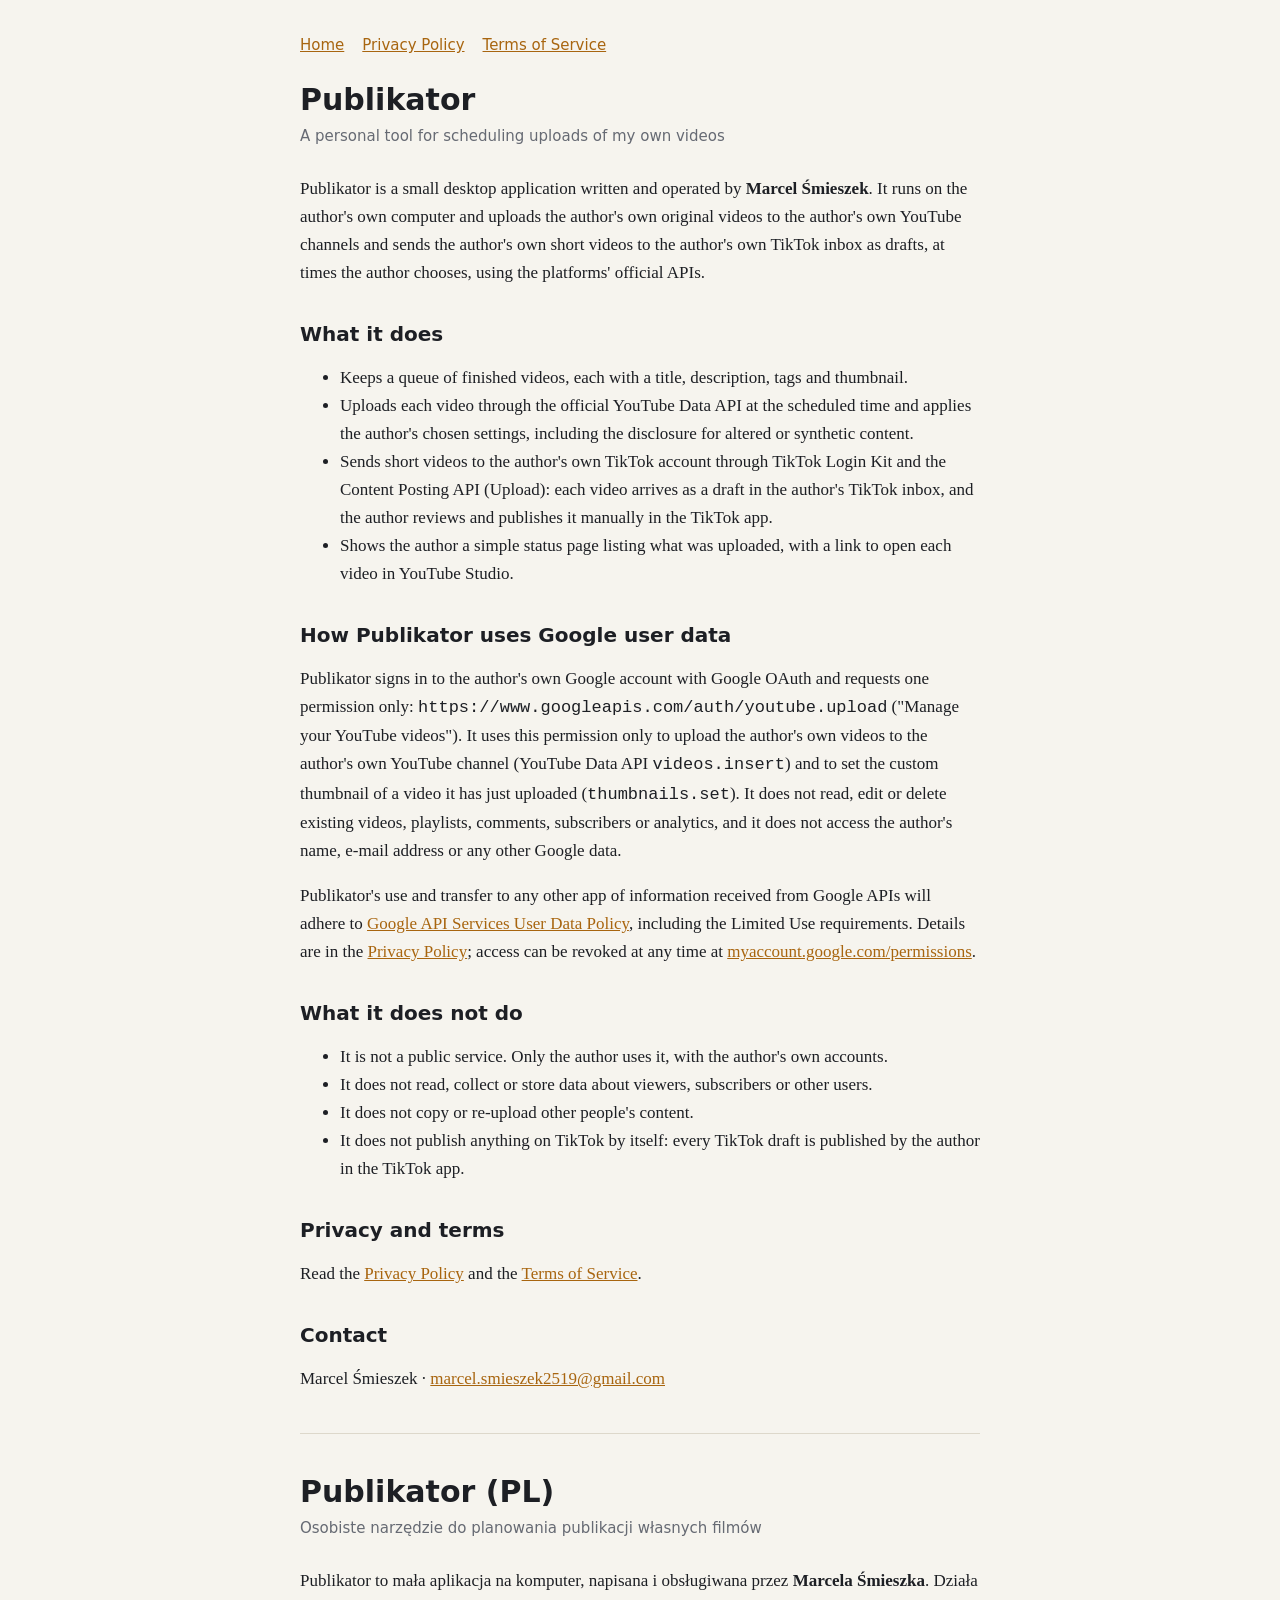
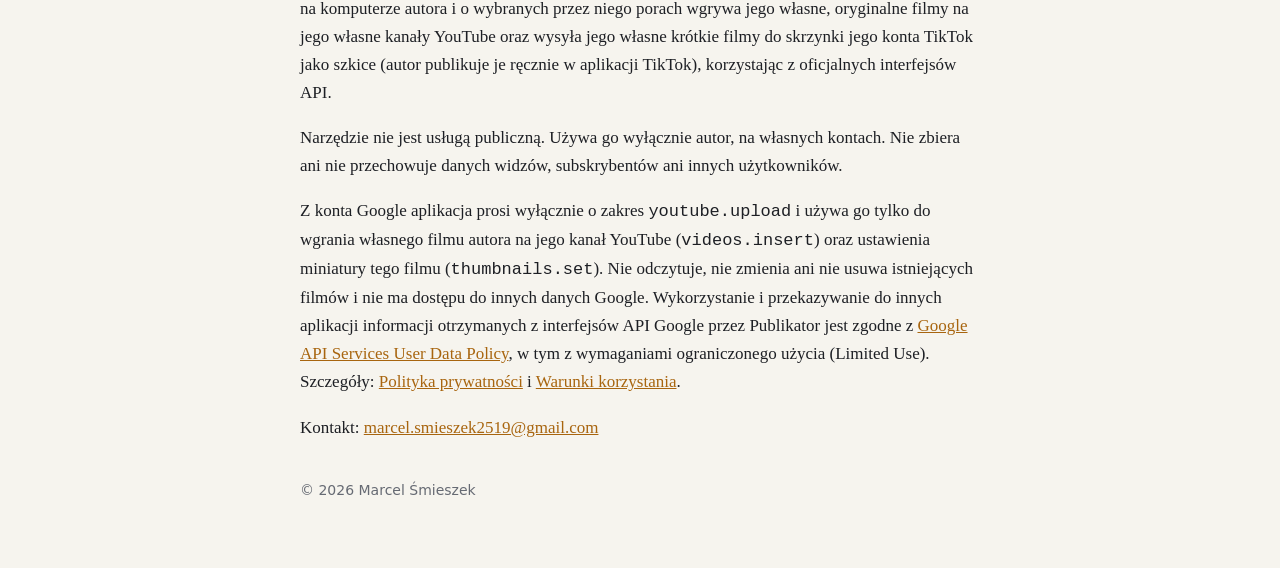
<file: index.html>
<!doctype html>
<html lang="en"><head><meta charset="utf-8"><meta name="viewport" content="width=device-width,initial-scale=1">
<title>Publikator</title>
<meta name="google-site-verification" content="gjdtDOr055pyYWojfi4Nm5gaydN2goZqRKToVdDX97Y" />
<meta name="description" content="Publikator: a personal tool for scheduling uploads of the author's own videos.">
<link rel="stylesheet" href="style.css"></head><body><main>
<nav><a href="index.html">Home</a><a href="privacy.html">Privacy Policy</a><a href="terms.html">Terms of Service</a></nav>
<h1>Publikator</h1>
<p class="sub">A personal tool for scheduling uploads of my own videos</p>

<p>Publikator is a small desktop application written and operated by <strong>Marcel Śmieszek</strong>. It runs on the author's own computer and uploads the author's own original videos to the author's own YouTube channels and sends the author's own short videos to the author's own TikTok inbox as drafts, at times the author chooses, using the platforms' official APIs.</p>

<h2>What it does</h2>
<ul>
<li>Keeps a queue of finished videos, each with a title, description, tags and thumbnail.</li>
<li>Uploads each video through the official YouTube Data API at the scheduled time and applies the author's chosen settings, including the disclosure for altered or synthetic content.</li>
<li>Sends short videos to the author's own TikTok account through TikTok Login Kit and the Content Posting API (Upload): each video arrives as a draft in the author's TikTok inbox, and the author reviews and publishes it manually in the TikTok app.</li>
<li>Shows the author a simple status page listing what was uploaded, with a link to open each video in YouTube Studio.</li>
</ul>

<h2>How Publikator uses Google user data</h2>
<p>Publikator signs in to the author's own Google account with Google OAuth and requests one permission only: <code>https://www.googleapis.com/auth/youtube.upload</code> ("Manage your YouTube videos"). It uses this permission only to upload the author's own videos to the author's own YouTube channel (YouTube Data API <code>videos.insert</code>) and to set the custom thumbnail of a video it has just uploaded (<code>thumbnails.set</code>). It does not read, edit or delete existing videos, playlists, comments, subscribers or analytics, and it does not access the author's name, e-mail address or any other Google data.</p>
<p>Publikator's use and transfer to any other app of information received from Google APIs will adhere to <a href="https://developers.google.com/terms/api-services-user-data-policy">Google API Services User Data Policy</a>, including the Limited Use requirements. Details are in the <a href="privacy.html">Privacy Policy</a>; access can be revoked at any time at <a href="https://myaccount.google.com/permissions">myaccount.google.com/permissions</a>.</p>

<h2>What it does not do</h2>
<ul>
<li>It is not a public service. Only the author uses it, with the author's own accounts.</li>
<li>It does not read, collect or store data about viewers, subscribers or other users.</li>
<li>It does not copy or re-upload other people's content.</li>
<li>It does not publish anything on TikTok by itself: every TikTok draft is published by the author in the TikTok app.</li>
</ul>

<h2>Privacy and terms</h2>
<p>Read the <a href="privacy.html">Privacy Policy</a> and the <a href="terms.html">Terms of Service</a>.</p>

<h2>Contact</h2>
<p>Marcel Śmieszek · <a href="mailto:marcel.smieszek2519@gmail.com">marcel.smieszek2519@gmail.com</a></p>

<hr>

<h1>Publikator (PL)</h1>
<p class="sub">Osobiste narzędzie do planowania publikacji własnych filmów</p>
<p>Publikator to mała aplikacja na komputer, napisana i obsługiwana przez <strong>Marcela Śmieszka</strong>. Działa na komputerze autora i o wybranych przez niego porach wgrywa jego własne, oryginalne filmy na jego własne kanały YouTube oraz wysyła jego własne krótkie filmy do skrzynki jego konta TikTok jako szkice (autor publikuje je ręcznie w aplikacji TikTok), korzystając z oficjalnych interfejsów API.</p>
<p>Narzędzie nie jest usługą publiczną. Używa go wyłącznie autor, na własnych kontach. Nie zbiera ani nie przechowuje danych widzów, subskrybentów ani innych użytkowników.</p>
<p>Z konta Google aplikacja prosi wyłącznie o zakres <code>youtube.upload</code> i używa go tylko do wgrania własnego filmu autora na jego kanał YouTube (<code>videos.insert</code>) oraz ustawienia miniatury tego filmu (<code>thumbnails.set</code>). Nie odczytuje, nie zmienia ani nie usuwa istniejących filmów i nie ma dostępu do innych danych Google. Wykorzystanie i przekazywanie do innych aplikacji informacji otrzymanych z interfejsów API Google przez Publikator jest zgodne z <a href="https://developers.google.com/terms/api-services-user-data-policy">Google API Services User Data Policy</a>, w tym z wymaganiami ograniczonego użycia (Limited Use). Szczegóły: <a href="privacy.html">Polityka prywatności</a> i <a href="terms.html">Warunki korzystania</a>.</p>
<p>Kontakt: <a href="mailto:marcel.smieszek2519@gmail.com">marcel.smieszek2519@gmail.com</a></p>

<footer>© 2026 Marcel Śmieszek</footer>
</main></body></html>
</file>
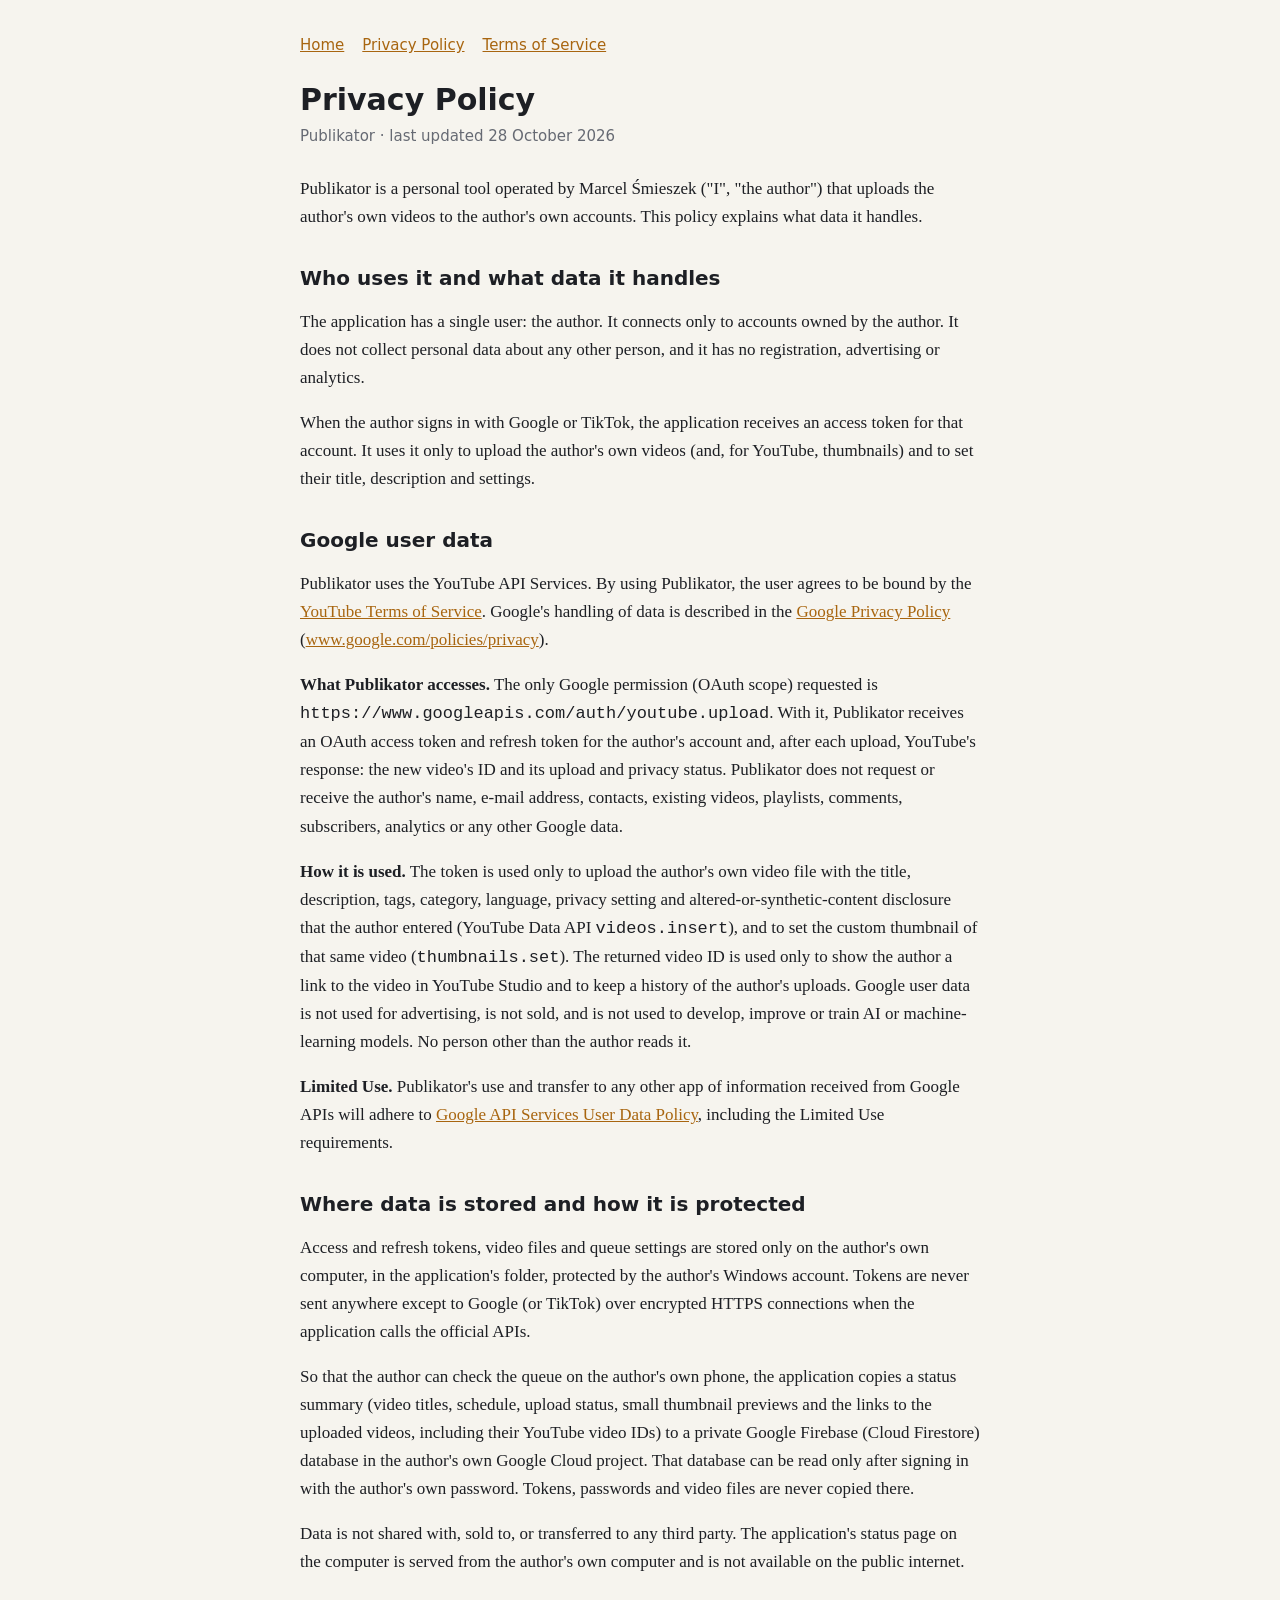
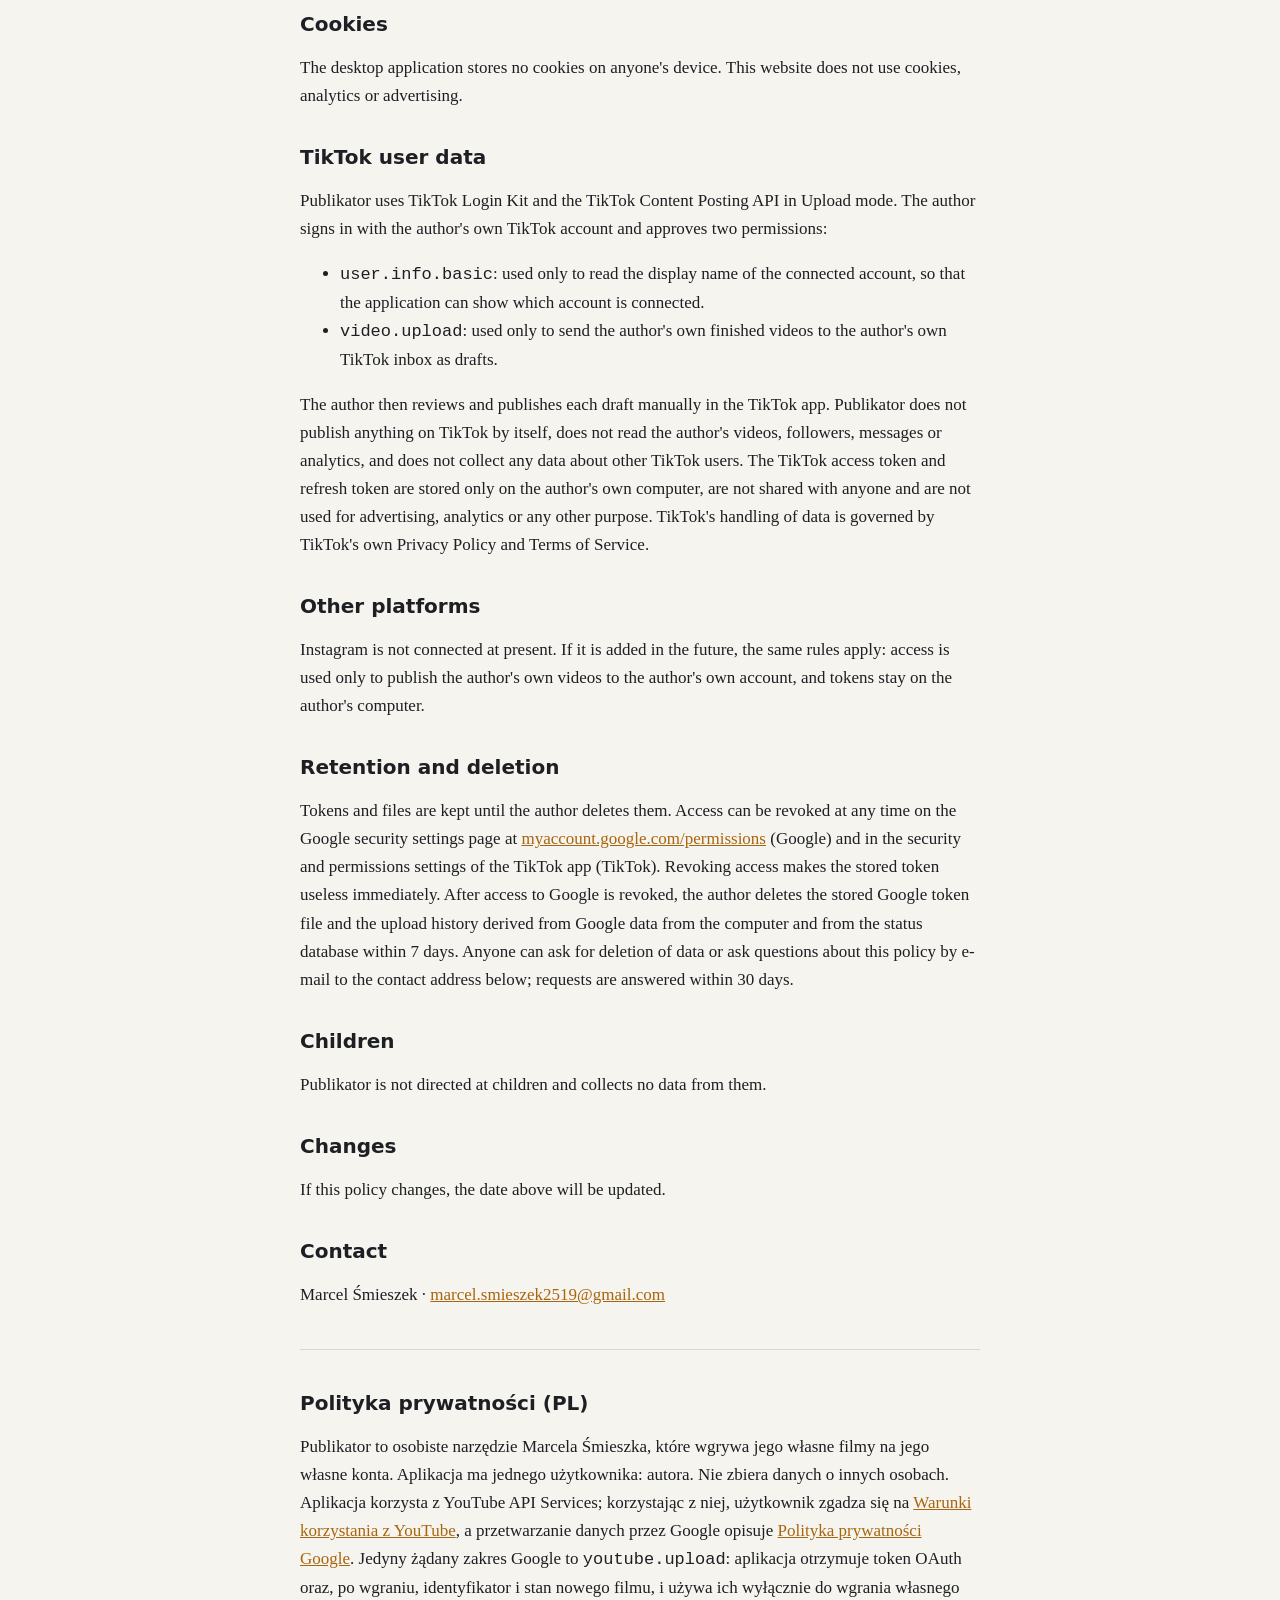
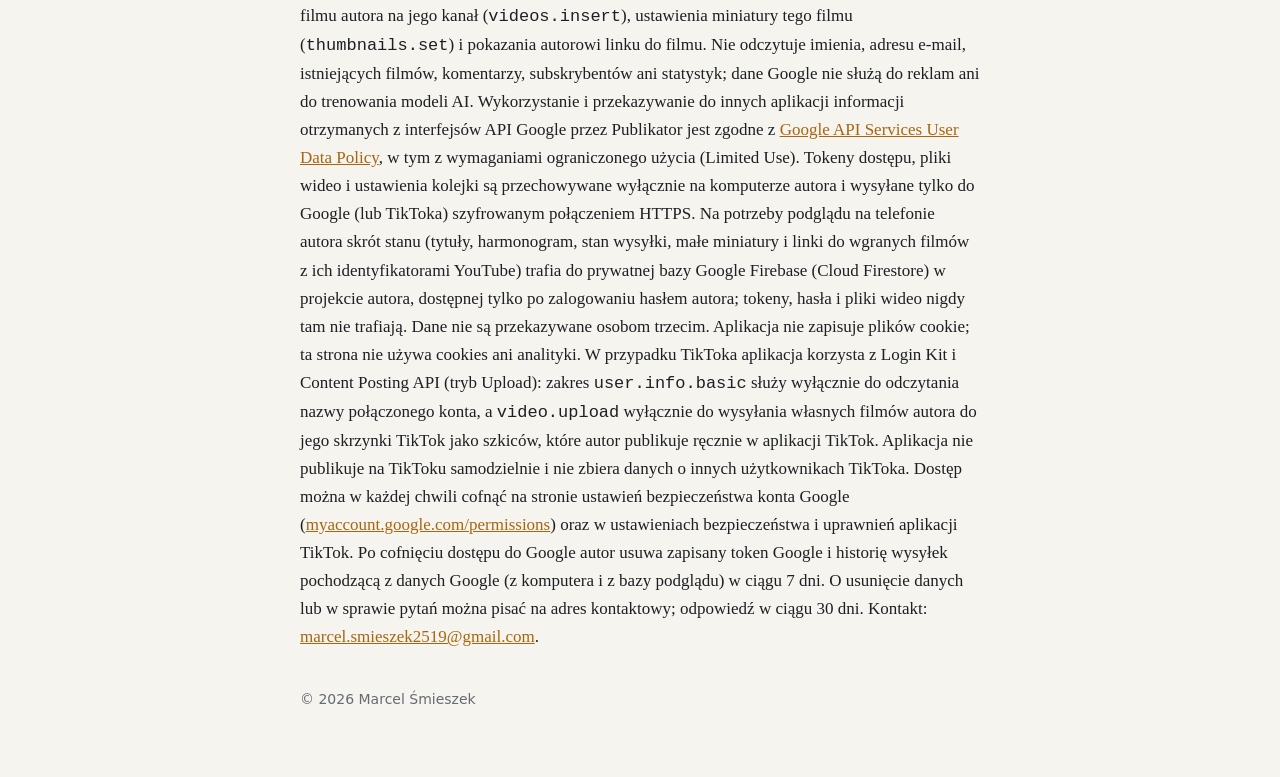
<file: privacy.html>
<!doctype html>
<html lang="en"><head><meta charset="utf-8"><meta name="viewport" content="width=device-width,initial-scale=1">
<title>Privacy Policy – Publikator</title>
<link rel="stylesheet" href="style.css"></head><body><main>
<nav><a href="index.html">Home</a><a href="privacy.html">Privacy Policy</a><a href="terms.html">Terms of Service</a></nav>
<h1>Privacy Policy</h1>
<p class="sub">Publikator · last updated 28 October 2026</p>

<p>Publikator is a personal tool operated by Marcel Śmieszek ("I", "the author") that uploads the author's own videos to the author's own accounts. This policy explains what data it handles.</p>

<h2>Who uses it and what data it handles</h2>
<p>The application has a single user: the author. It connects only to accounts owned by the author. It does not collect personal data about any other person, and it has no registration, advertising or analytics.</p>
<p>When the author signs in with Google or TikTok, the application receives an access token for that account. It uses it only to upload the author's own videos (and, for YouTube, thumbnails) and to set their title, description and settings.</p>

<h2>Google user data</h2>
<p>Publikator uses the YouTube API Services. By using Publikator, the user agrees to be bound by the <a href="https://www.youtube.com/t/terms">YouTube Terms of Service</a>. Google's handling of data is described in the <a href="https://policies.google.com/privacy">Google Privacy Policy</a> (<a href="http://www.google.com/policies/privacy">www.google.com/policies/privacy</a>).</p>
<p><strong>What Publikator accesses.</strong> The only Google permission (OAuth scope) requested is <code>https://www.googleapis.com/auth/youtube.upload</code>. With it, Publikator receives an OAuth access token and refresh token for the author's account and, after each upload, YouTube's response: the new video's ID and its upload and privacy status. Publikator does not request or receive the author's name, e-mail address, contacts, existing videos, playlists, comments, subscribers, analytics or any other Google data.</p>
<p><strong>How it is used.</strong> The token is used only to upload the author's own video file with the title, description, tags, category, language, privacy setting and altered-or-synthetic-content disclosure that the author entered (YouTube Data API <code>videos.insert</code>), and to set the custom thumbnail of that same video (<code>thumbnails.set</code>). The returned video ID is used only to show the author a link to the video in YouTube Studio and to keep a history of the author's uploads. Google user data is not used for advertising, is not sold, and is not used to develop, improve or train AI or machine-learning models. No person other than the author reads it.</p>
<p><strong>Limited Use.</strong> Publikator's use and transfer to any other app of information received from Google APIs will adhere to <a href="https://developers.google.com/terms/api-services-user-data-policy">Google API Services User Data Policy</a>, including the Limited Use requirements.</p>

<h2>Where data is stored and how it is protected</h2>
<p>Access and refresh tokens, video files and queue settings are stored only on the author's own computer, in the application's folder, protected by the author's Windows account. Tokens are never sent anywhere except to Google (or TikTok) over encrypted HTTPS connections when the application calls the official APIs.</p>
<p>So that the author can check the queue on the author's own phone, the application copies a status summary (video titles, schedule, upload status, small thumbnail previews and the links to the uploaded videos, including their YouTube video IDs) to a private Google Firebase (Cloud Firestore) database in the author's own Google Cloud project. That database can be read only after signing in with the author's own password. Tokens, passwords and video files are never copied there.</p>
<p>Data is not shared with, sold to, or transferred to any third party. The application's status page on the computer is served from the author's own computer and is not available on the public internet.</p>

<h2>Cookies</h2>
<p>The desktop application stores no cookies on anyone's device. This website does not use cookies, analytics or advertising.</p>

<h2>TikTok user data</h2>
<p>Publikator uses TikTok Login Kit and the TikTok Content Posting API in Upload mode. The author signs in with the author's own TikTok account and approves two permissions:</p>
<ul>
<li><code>user.info.basic</code>: used only to read the display name of the connected account, so that the application can show which account is connected.</li>
<li><code>video.upload</code>: used only to send the author's own finished videos to the author's own TikTok inbox as drafts.</li>
</ul>
<p>The author then reviews and publishes each draft manually in the TikTok app. Publikator does not publish anything on TikTok by itself, does not read the author's videos, followers, messages or analytics, and does not collect any data about other TikTok users. The TikTok access token and refresh token are stored only on the author's own computer, are not shared with anyone and are not used for advertising, analytics or any other purpose. TikTok's handling of data is governed by TikTok's own Privacy Policy and Terms of Service.</p>
<h2>Other platforms</h2>
<p>Instagram is not connected at present. If it is added in the future, the same rules apply: access is used only to publish the author's own videos to the author's own account, and tokens stay on the author's computer.</p>

<h2>Retention and deletion</h2>
<p>Tokens and files are kept until the author deletes them. Access can be revoked at any time on the Google security settings page at <a href="https://myaccount.google.com/permissions">myaccount.google.com/permissions</a> (Google) and in the security and permissions settings of the TikTok app (TikTok). Revoking access makes the stored token useless immediately. After access to Google is revoked, the author deletes the stored Google token file and the upload history derived from Google data from the computer and from the status database within 7 days. Anyone can ask for deletion of data or ask questions about this policy by e-mail to the contact address below; requests are answered within 30 days.</p>

<h2>Children</h2>
<p>Publikator is not directed at children and collects no data from them.</p>

<h2>Changes</h2>
<p>If this policy changes, the date above will be updated.</p>

<h2>Contact</h2>
<p>Marcel Śmieszek · <a href="mailto:marcel.smieszek2519@gmail.com">marcel.smieszek2519@gmail.com</a></p>

<hr>
<h2>Polityka prywatności (PL)</h2>
<p>Publikator to osobiste narzędzie Marcela Śmieszka, które wgrywa jego własne filmy na jego własne konta. Aplikacja ma jednego użytkownika: autora. Nie zbiera danych o innych osobach. Aplikacja korzysta z YouTube API Services; korzystając z niej, użytkownik zgadza się na <a href="https://www.youtube.com/t/terms">Warunki korzystania z YouTube</a>, a przetwarzanie danych przez Google opisuje <a href="https://policies.google.com/privacy">Polityka prywatności Google</a>. Jedyny żądany zakres Google to <code>youtube.upload</code>: aplikacja otrzymuje token OAuth oraz, po wgraniu, identyfikator i stan nowego filmu, i używa ich wyłącznie do wgrania własnego filmu autora na jego kanał (<code>videos.insert</code>), ustawienia miniatury tego filmu (<code>thumbnails.set</code>) i pokazania autorowi linku do filmu. Nie odczytuje imienia, adresu e-mail, istniejących filmów, komentarzy, subskrybentów ani statystyk; dane Google nie służą do reklam ani do trenowania modeli AI. Wykorzystanie i przekazywanie do innych aplikacji informacji otrzymanych z interfejsów API Google przez Publikator jest zgodne z <a href="https://developers.google.com/terms/api-services-user-data-policy">Google API Services User Data Policy</a>, w tym z wymaganiami ograniczonego użycia (Limited Use). Tokeny dostępu, pliki wideo i ustawienia kolejki są przechowywane wyłącznie na komputerze autora i wysyłane tylko do Google (lub TikToka) szyfrowanym połączeniem HTTPS. Na potrzeby podglądu na telefonie autora skrót stanu (tytuły, harmonogram, stan wysyłki, małe miniatury i linki do wgranych filmów z ich identyfikatorami YouTube) trafia do prywatnej bazy Google Firebase (Cloud Firestore) w projekcie autora, dostępnej tylko po zalogowaniu hasłem autora; tokeny, hasła i pliki wideo nigdy tam nie trafiają. Dane nie są przekazywane osobom trzecim. Aplikacja nie zapisuje plików cookie; ta strona nie używa cookies ani analityki. W przypadku TikToka aplikacja korzysta z Login Kit i Content Posting API (tryb Upload): zakres <code>user.info.basic</code> służy wyłącznie do odczytania nazwy połączonego konta, a <code>video.upload</code> wyłącznie do wysyłania własnych filmów autora do jego skrzynki TikTok jako szkiców, które autor publikuje ręcznie w aplikacji TikTok. Aplikacja nie publikuje na TikToku samodzielnie i nie zbiera danych o innych użytkownikach TikToka. Dostęp można w każdej chwili cofnąć na stronie ustawień bezpieczeństwa konta Google (<a href="https://myaccount.google.com/permissions">myaccount.google.com/permissions</a>) oraz w ustawieniach bezpieczeństwa i uprawnień aplikacji TikTok. Po cofnięciu dostępu do Google autor usuwa zapisany token Google i historię wysyłek pochodzącą z danych Google (z komputera i z bazy podglądu) w ciągu 7 dni. O usunięcie danych lub w sprawie pytań można pisać na adres kontaktowy; odpowiedź w ciągu 30 dni. Kontakt: <a href="mailto:marcel.smieszek2519@gmail.com">marcel.smieszek2519@gmail.com</a>.</p>

<footer>© 2026 Marcel Śmieszek</footer>
</main></body></html>
</file>
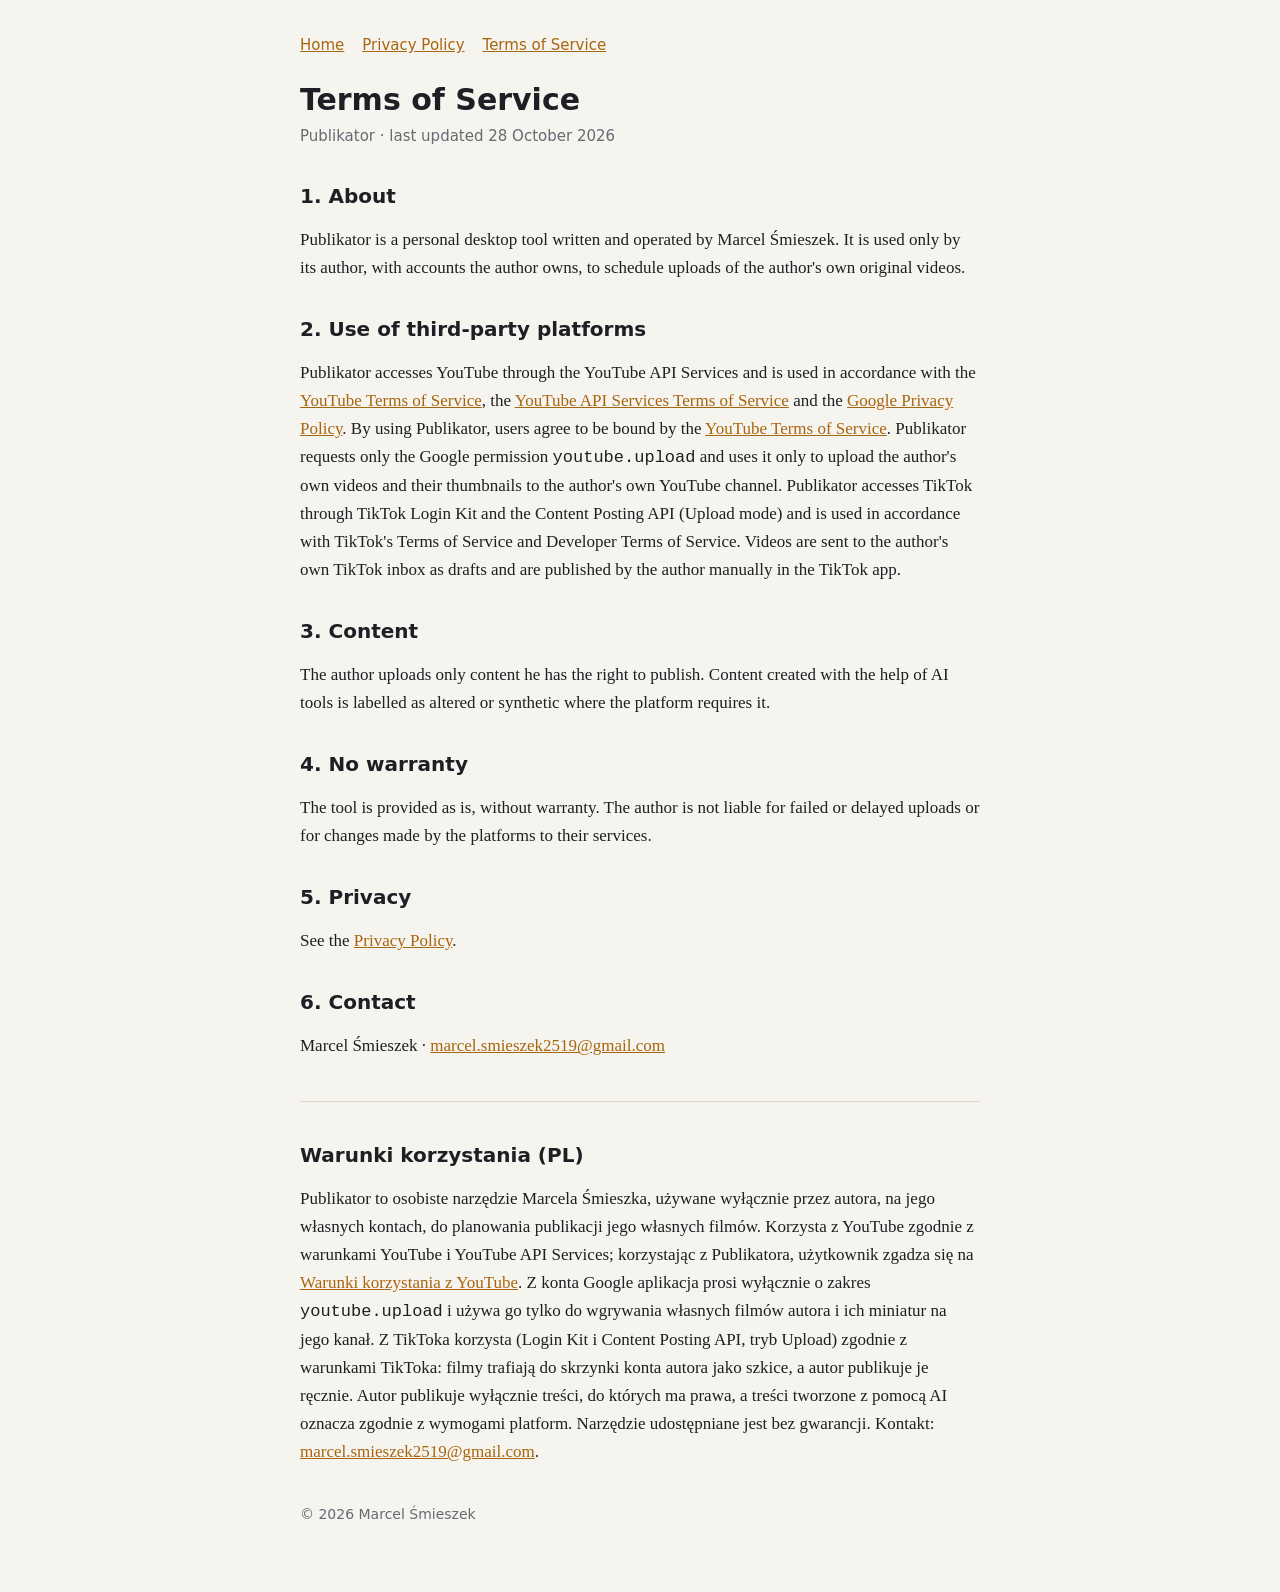
<file: terms.html>
<!doctype html>
<html lang="en"><head><meta charset="utf-8"><meta name="viewport" content="width=device-width,initial-scale=1">
<title>Terms of Service – Publikator</title>
<link rel="stylesheet" href="style.css"></head><body><main>
<nav><a href="index.html">Home</a><a href="privacy.html">Privacy Policy</a><a href="terms.html">Terms of Service</a></nav>
<h1>Terms of Service</h1>
<p class="sub">Publikator · last updated 28 October 2026</p>

<h2>1. About</h2>
<p>Publikator is a personal desktop tool written and operated by Marcel Śmieszek. It is used only by its author, with accounts the author owns, to schedule uploads of the author's own original videos.</p>

<h2>2. Use of third-party platforms</h2>
<p>Publikator accesses YouTube through the YouTube API Services and is used in accordance with the <a href="https://www.youtube.com/t/terms">YouTube Terms of Service</a>, the <a href="https://developers.google.com/youtube/terms/api-services-terms-of-service">YouTube API Services Terms of Service</a> and the <a href="https://policies.google.com/privacy">Google Privacy Policy</a>. By using Publikator, users agree to be bound by the <a href="https://www.youtube.com/t/terms">YouTube Terms of Service</a>. Publikator requests only the Google permission <code>youtube.upload</code> and uses it only to upload the author's own videos and their thumbnails to the author's own YouTube channel. Publikator accesses TikTok through TikTok Login Kit and the Content Posting API (Upload mode) and is used in accordance with TikTok's Terms of Service and Developer Terms of Service. Videos are sent to the author's own TikTok inbox as drafts and are published by the author manually in the TikTok app.</p>

<h2>3. Content</h2>
<p>The author uploads only content he has the right to publish. Content created with the help of AI tools is labelled as altered or synthetic where the platform requires it.</p>

<h2>4. No warranty</h2>
<p>The tool is provided as is, without warranty. The author is not liable for failed or delayed uploads or for changes made by the platforms to their services.</p>

<h2>5. Privacy</h2>
<p>See the <a href="privacy.html">Privacy Policy</a>.</p>

<h2>6. Contact</h2>
<p>Marcel Śmieszek · <a href="mailto:marcel.smieszek2519@gmail.com">marcel.smieszek2519@gmail.com</a></p>

<hr>
<h2>Warunki korzystania (PL)</h2>
<p>Publikator to osobiste narzędzie Marcela Śmieszka, używane wyłącznie przez autora, na jego własnych kontach, do planowania publikacji jego własnych filmów. Korzysta z YouTube zgodnie z warunkami YouTube i YouTube API Services; korzystając z Publikatora, użytkownik zgadza się na <a href="https://www.youtube.com/t/terms">Warunki korzystania z YouTube</a>. Z konta Google aplikacja prosi wyłącznie o zakres <code>youtube.upload</code> i używa go tylko do wgrywania własnych filmów autora i ich miniatur na jego kanał. Z TikToka korzysta (Login Kit i Content Posting API, tryb Upload) zgodnie z warunkami TikToka: filmy trafiają do skrzynki konta autora jako szkice, a autor publikuje je ręcznie. Autor publikuje wyłącznie treści, do których ma prawa, a treści tworzone z pomocą AI oznacza zgodnie z wymogami platform. Narzędzie udostępniane jest bez gwarancji. Kontakt: <a href="mailto:marcel.smieszek2519@gmail.com">marcel.smieszek2519@gmail.com</a>.</p>

<footer>© 2026 Marcel Śmieszek</footer>
</main></body></html>
</file>
<file: style.css>
:root{--bg:#f6f4ee;--tx:#1d1f24;--mut:#666a73;--acc:#a8650f;--line:#ddd8cb}
@media(prefers-color-scheme:dark){:root{--bg:#15171b;--tx:#e8eaee;--mut:#9097a3;--acc:#e8a33d;--line:#2b2f38}}
*{box-sizing:border-box}
body{margin:0;background:var(--bg);color:var(--tx);font:17px/1.65 Georgia,"Times New Roman",serif}
main{max-width:720px;margin:0 auto;padding:36px 20px 70px}
h1{font:700 30px/1.2 system-ui,Segoe UI,sans-serif;margin:0 0 6px}
h2{font:700 20px/1.3 system-ui,Segoe UI,sans-serif;margin:34px 0 8px}
h3{font:600 12px/1.3 system-ui,sans-serif;letter-spacing:1.4px;text-transform:uppercase;color:var(--mut);margin:34px 0 -22px}
.sub{color:var(--mut);margin:0 0 26px;font-family:system-ui,sans-serif;font-size:15px}
a{color:var(--acc)}nav{font:15px system-ui,sans-serif;margin-bottom:28px;display:flex;gap:18px;flex-wrap:wrap}
hr{border:0;border-top:1px solid var(--line);margin:40px 0}
footer{color:var(--mut);font:14px system-ui,sans-serif;margin-top:40px}
</file>
